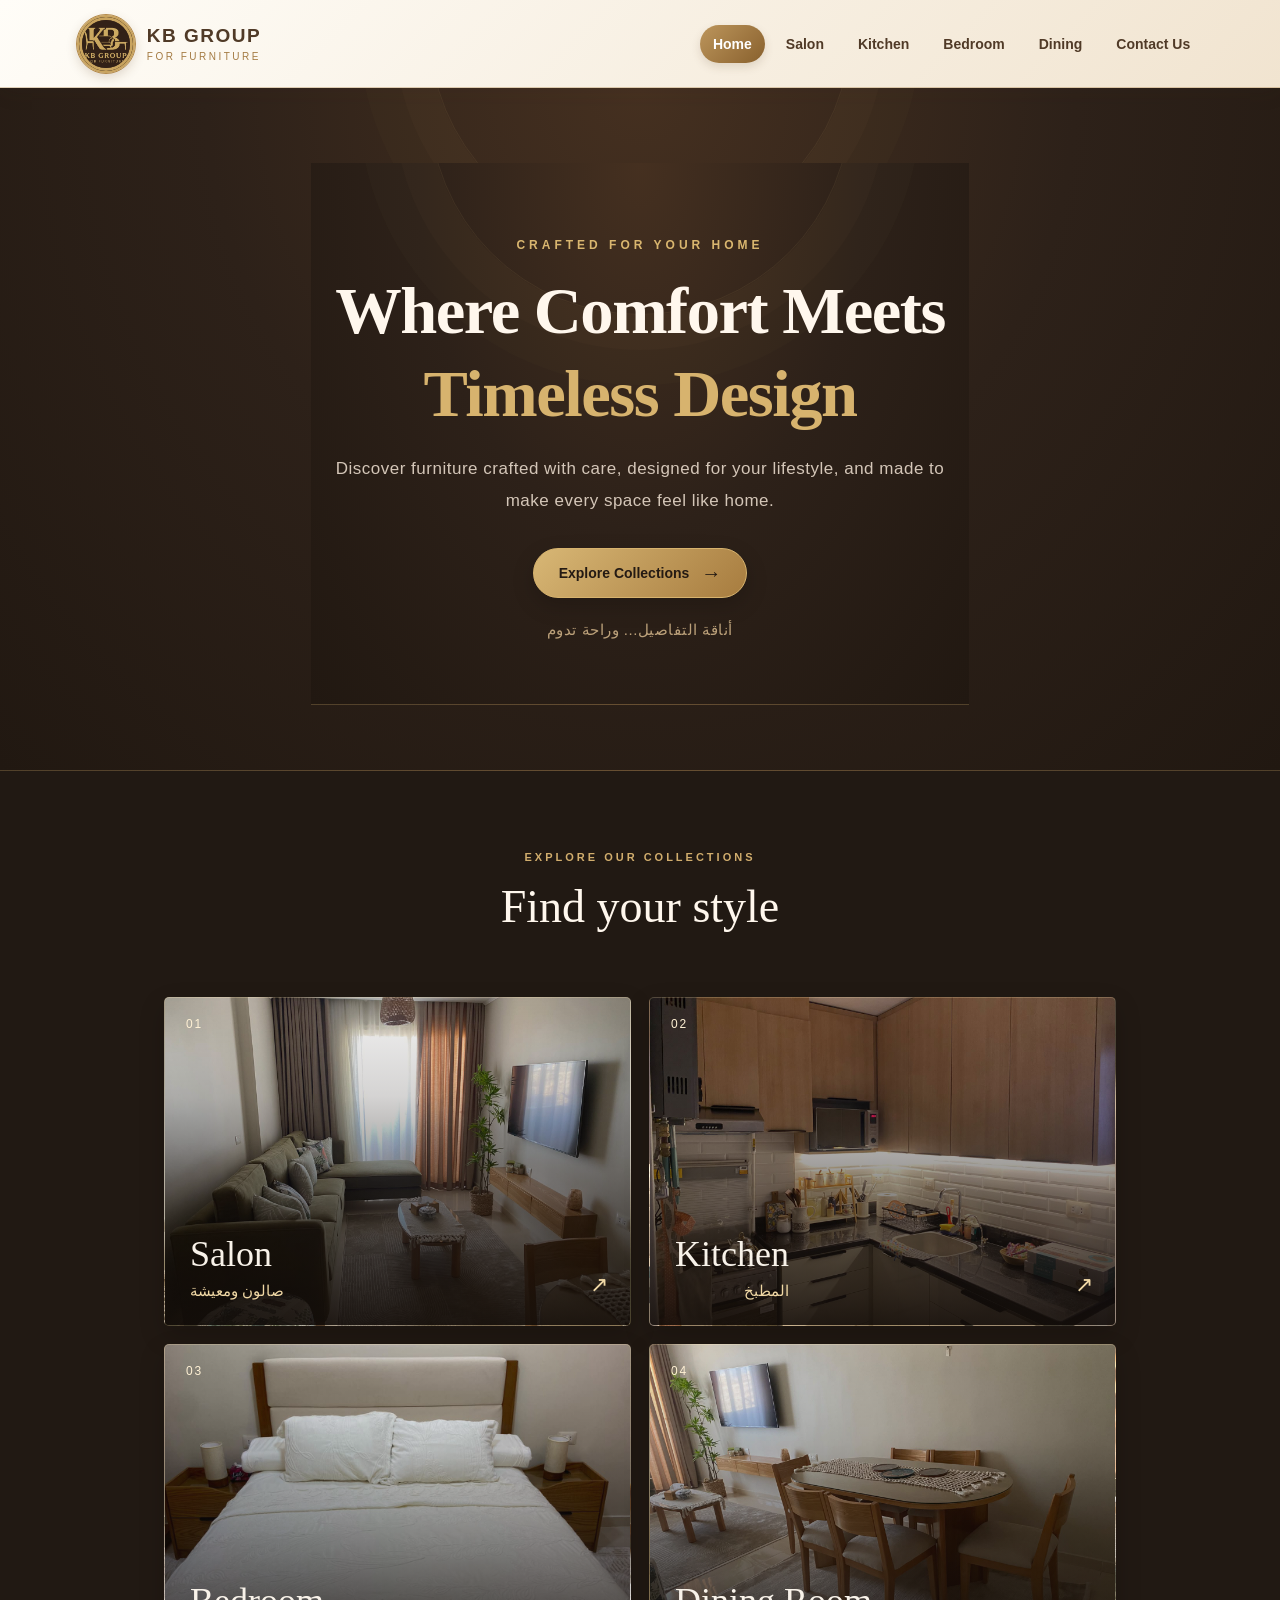
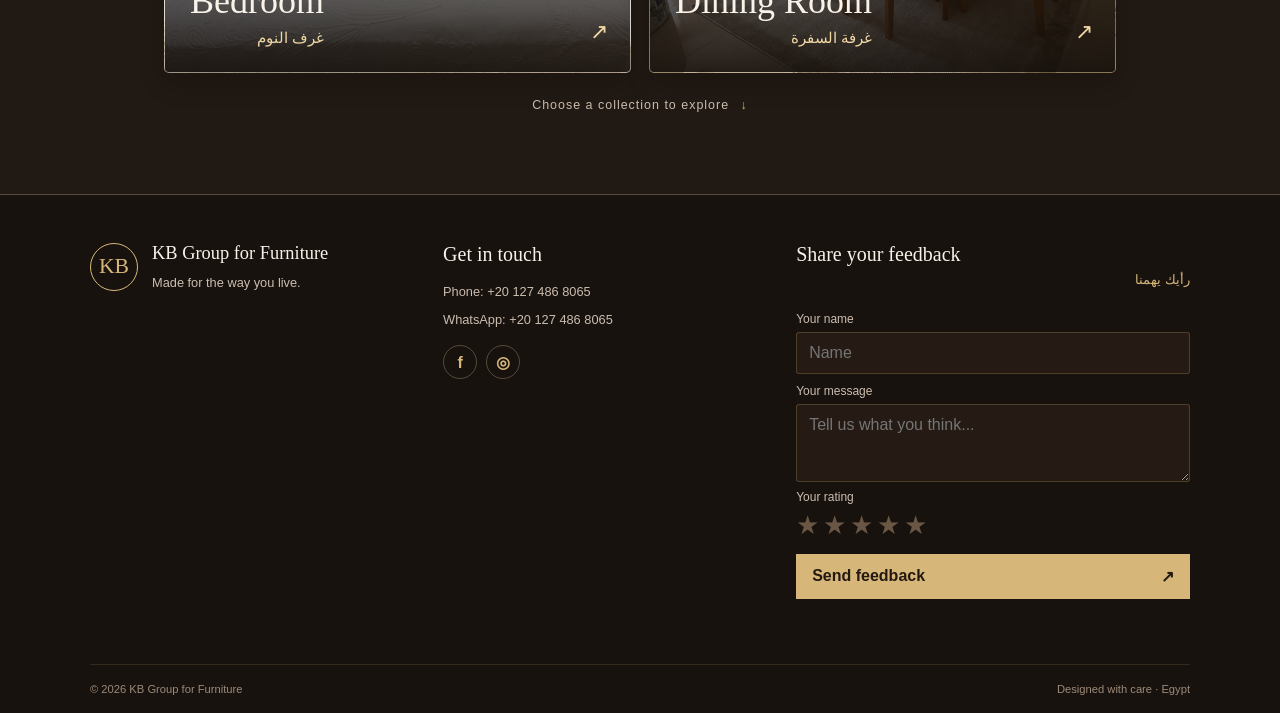
<file: index.html>
<!DOCTYPE html>
<html lang="en">
<head>
  <meta charset="UTF-8">
  <meta name="viewport" content="width=device-width, initial-scale=1.0">
  <meta name="theme-color" content="#2d2119">
  <title>KB Group for Furniture | Home</title> 
<link rel="icon" type="image/jpeg" href="images/kb-logo (2).jpg">
  <link rel="preconnect" href="https://images.unsplash.com">
  <link rel="stylesheet" href="style.css">
  <script src="script.js" defer></script>
</head>
<body class="home-page">
<!-- Navigation Bar -->

<nav class="navbar">


<a href="index.html" class="brand">
  <span class="logo-circle logo-image">
    <img src="images/kb-logo (2).jpg" alt="KB Group for Furniture">
  </span>
  <span class="brand-name">
    <strong>KB GROUP</strong>
    <small>FOR FURNITURE</small>
  </span>
</a>



  <button
    class="menu-toggle"
    type="button"
    aria-label="Open navigation menu"
    aria-expanded="false"
    aria-controls="primary-navigation"
  >
    <span></span>
    <span></span>
    <span></span>
  </button>

  <div class="nav-links" id="primary-navigation">
    <a href="index.html" class="active">Home</a>
    <a href="salon.html" >Salon</a>
    <a href="kitchen.html" >Kitchen</a>
    <a href="bedroom.html" >Bedroom</a>
    <a href="dining.html">Dining</a>
    <a href="index.html#contact">Contact Us</a>
  </div>
</nav>


  <header class="home-hero">
    
<header class="home-hero">
  <div class="hero-content">
    <p class="eyebrow">CRAFTED FOR YOUR HOME</p>

    <h1>
      Where Comfort Meets
      <span>Timeless Design</span>
    </h1>

    <p class="hero-copy">
      Discover furniture crafted with care, designed for your lifestyle,
      and made to make every space feel like home.
    </p>

    <a href="#collections" class="hero-button">
      Explore Collections
      <span aria-hidden="true">→</span>
    </a>

    <p class="hero-arabic" lang="ar" dir="rtl">
      أناقة التفاصيل... وراحة تدوم
    </p>
  </div>
</header>

  </header>

  <main class="home-main" id="collections">
    <div class="section-heading">
      <p class="eyebrow">EXPLORE OUR COLLECTIONS</p>
      <h2>Find your style </h2>
    </div>
    <nav class="category-grid home-category-grid" aria-label="Furniture categories">
      <a class="category-card salon-card" href="salon.html" data-category="salon">
        <span class="category-number">01</span>
        <span class="category-copy"><span class="category-en">Salon</span><span class="category-ar" lang="ar" dir="rtl">صالون ومعيشة</span></span>
        <span class="card-arrow" aria-hidden="true">↗</span>
      </a>
      <a class="category-card kitchen-card" href="kitchen.html" data-category="kitchen">
        <span class="category-number">02</span>
        <span class="category-copy"><span class="category-en">Kitchen</span><span class="category-ar" lang="ar" dir="rtl">المطبخ</span></span>
        <span class="card-arrow" aria-hidden="true">↗</span>
      </a>
      <a class="category-card bedroom-card" href="bedroom.html" data-category="bedroom">
        <span class="category-number">03</span>
        <span class="category-copy"><span class="category-en">Bedroom</span><span class="category-ar" lang="ar" dir="rtl">غرف النوم</span></span>
        <span class="card-arrow" aria-hidden="true">↗</span>
      </a>
      <a class="category-card dining-card" href="dining.html" data-category="dining">
        <span class="category-number">04</span>
        <span class="category-copy"><span class="category-en">Dining Room</span><span class="category-ar" lang="ar" dir="rtl">غرفة السفرة</span></span>
        <span class="card-arrow" aria-hidden="true">↗</span>
      </a>
    </nav>
    <p class="home-hint">Choose a collection to explore <span aria-hidden="true">↓</span></p>
  </main>

  <footer class="site-footer" id="contact">
    <div class="footer-brand">
      <span class="footer-monogram">KB</span>
      <div><strong>KB Group for Furniture</strong><p>Made for the way you live.</p></div>
    </div>
    <div class="footer-contact">
      <h3>Get in touch</h3>
      <a href="tel:+201274868065">Phone: +20 127 486 8065</a>
      <a href="https://wa.me/201274868065" target="_blank" rel="noopener">WhatsApp: +20 127 486 8065</a>
      <div class="social-links">
        <a href="https://www.facebook.com/" aria-label="Facebook" target="_blank" rel="noopener">f</a>
        <a href="https://www.instagram.com/" aria-label="Instagram" target="_blank" rel="noopener">◎</a>
      </div>
      <small class="edit-note"></small>
    </div>
    <form class="feedback-form" id="feedbackForm">
      <h3>Share your feedback <span lang="ar" dir="rtl">رأيك يهمنا</span></h3>
      <label for="feedbackName">Your name</label>
      <input id="feedbackName" name="name" type="text" placeholder="Name" required maxlength="80">
      <label for="feedbackMessage">Your message</label>
      <textarea id="feedbackMessage" name="message" placeholder="Tell us what you think..." rows="3" required maxlength="1000"></textarea>
      <fieldset class="rating-field">
        <legend>Your rating</legend>
        <div class="star-rating" role="radiogroup" aria-label="Star rating">
          <input type="radio" id="star5" name="rating" value="5" required><label for="star5" title="5 stars">★</label>
          <input type="radio" id="star4" name="rating" value="4"><label for="star4" title="4 stars">★</label>
          <input type="radio" id="star3" name="rating" value="3"><label for="star3" title="3 stars">★</label>
          <input type="radio" id="star2" name="rating" value="2"><label for="star2" title="2 stars">★</label>
          <input type="radio" id="star1" name="rating" value="1"><label for="star1" title="1 star">★</label>
        </div>
      </fieldset>
      <button class="submit-button" type="submit">Send feedback <span aria-hidden="true">↗</span></button>
      <p class="form-note" id="feedbackStatus" aria-live="polite"></p>
    </form>
    <div class="footer-bottom"><span>© <span id="year"></span> KB Group for Furniture</span><span>Designed with care · Egypt</span></div>
  </footer>
</body>
</html>
</file>
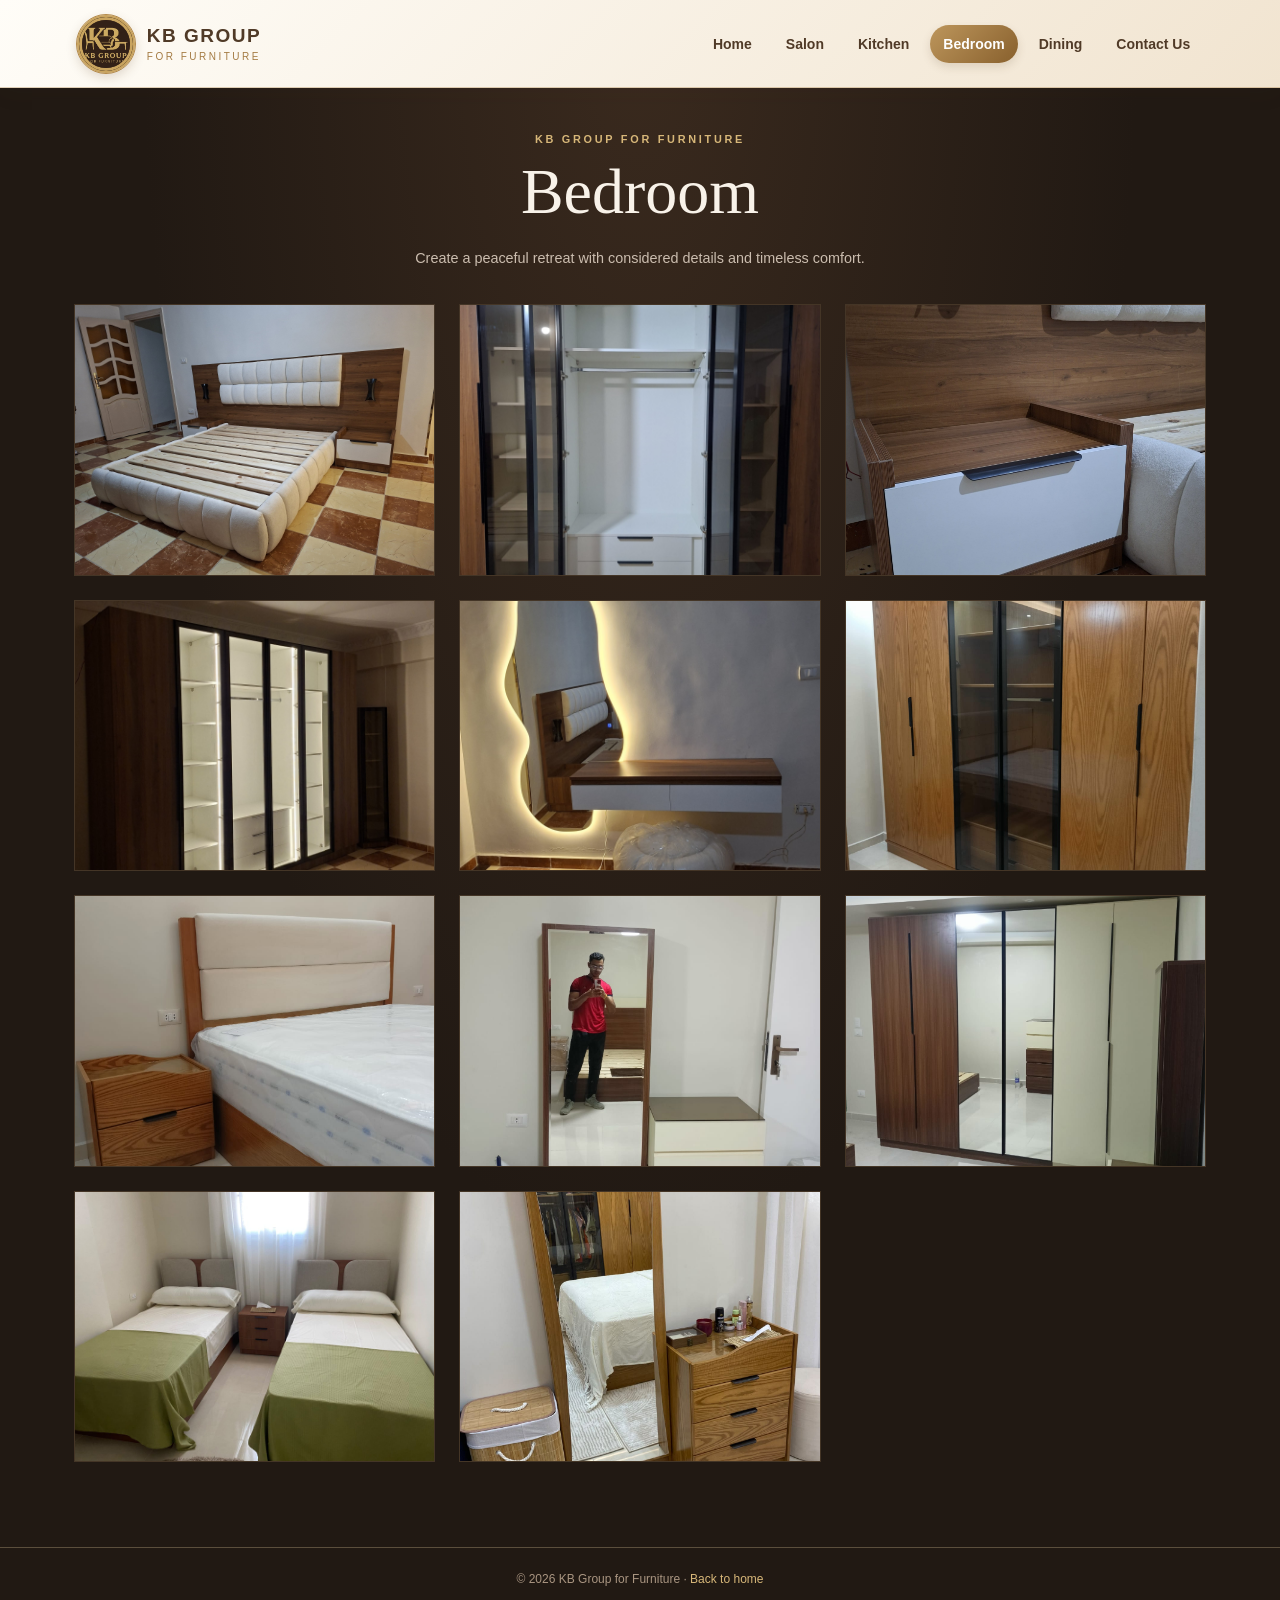
<file: bedroom.html>
<!DOCTYPE html>
<html lang="en">
<head>
  <meta charset="UTF-8">
  <meta name="viewport" content="width=device-width, initial-scale=1.0">
  <meta name="theme-color" content="#2d2119">
  <title>Bedroom | KB Group for Furniture</title>
  <link rel="icon" type="image/jpeg" href="images/kb-logo (2).jpg">
  <link rel="preconnect" href="https://images.unsplash.com">
  <link rel="stylesheet" href="style.css">
  <script src="script.js" defer></script>
</head>
<body class="category-page" data-category="bedroom">

<nav class="navbar">
  <a href="index.html" class="brand">
  <span class="logo-circle logo-image">
    <img src="images/kb-logo (2).jpg" alt="KB Group for Furniture">
  </span>
  <span class="brand-name">
    <strong>KB GROUP</strong>
    <small>FOR FURNITURE</small>
  </span>
</a>

  <button
    class="menu-toggle"
    type="button"
    aria-label="Open navigation menu"
    aria-expanded="false"
    aria-controls="primary-navigation"
  >
    <span></span>
    <span></span>
    <span></span>
  </button>

  <div class="nav-links" id="primary-navigation">
    <a href="index.html" >Home</a>
    <a href="salon.html" >Salon</a>
    <a href="kitchen.html" >Kitchen</a>
    <a href="bedroom.html" class="active">Bedroom</a>
    <a href="dining.html" >Dining</a>
    <a href="index.html#contact" >Contact Us</a>
  </div>
</nav>

  <main>
    <section class="category-intro">
      <p class="eyebrow">KB GROUP FOR FURNITURE</p>
      <h1 data-category-title>Bedroom<span data-category-arabic>غرف النوم</span></h1>
      <p data-category-intro>Discover furniture made for your home.</p>
    </section>
    <section class="gallery-wrap" aria-label="Bedroom furniture collection">
      <div class="furniture-gallery" data-gallery></div>
    </section>
  </main>
  <footer class="category-footer">© <span id="year"></span> KB Group for Furniture · <a href="index.html">Back to home</a></footer>
</body>
</html>
</file>
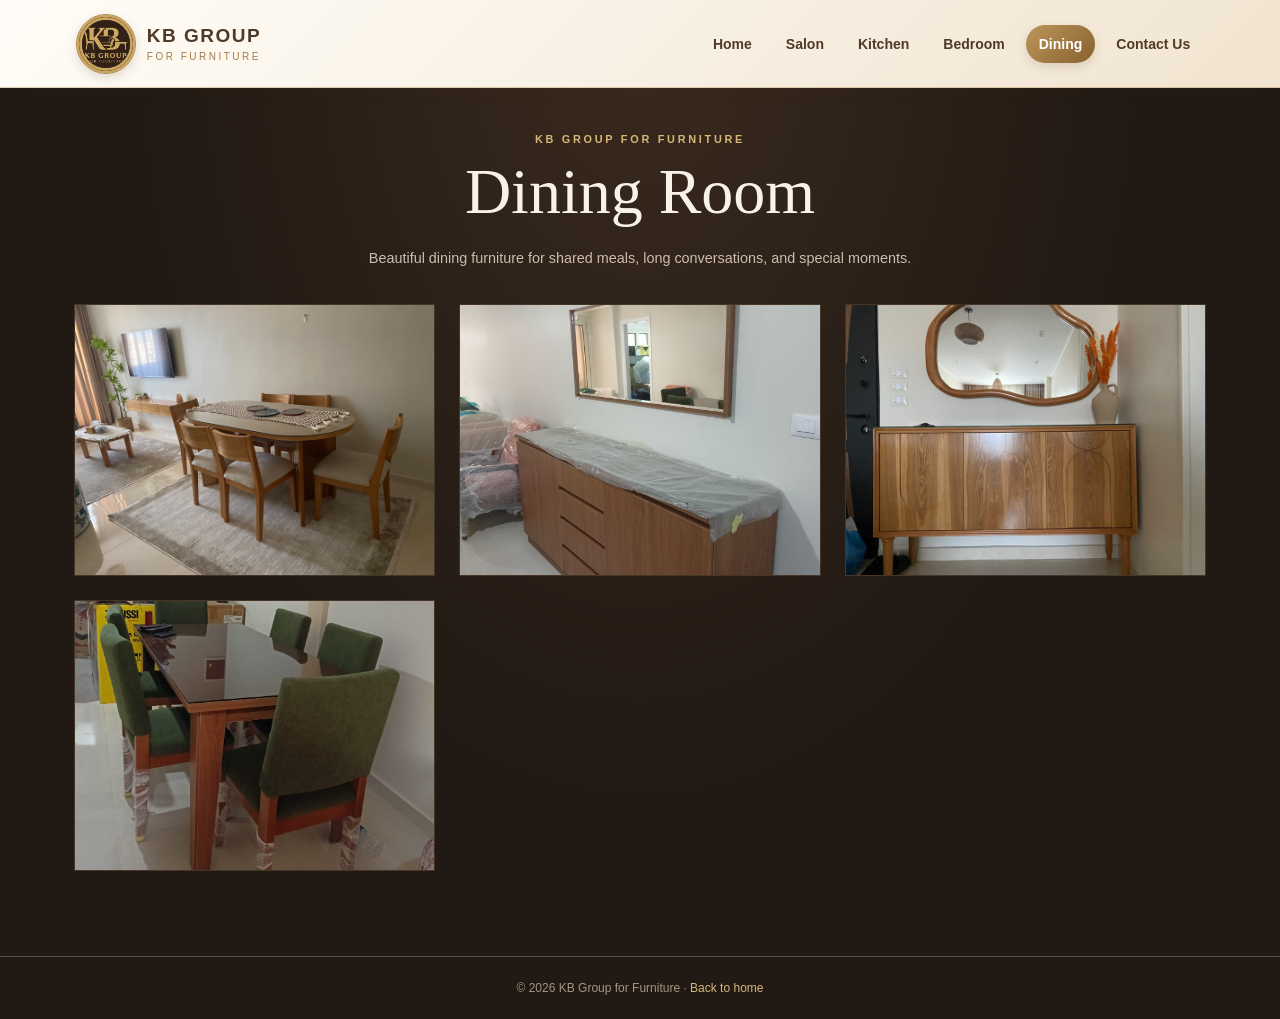
<file: dining.html>
<!DOCTYPE html>
<html lang="en">
<head>
  <meta charset="UTF-8">
  <meta name="viewport" content="width=device-width, initial-scale=1.0">
  <meta name="theme-color" content="#2d2119">
  <title>Dining Room | KB Group for Furniture</title>
  <link rel="icon" type="image/jpeg" href="images/kb-logo (2).jpg">
  <link rel="preconnect" href="https://images.unsplash.com">
  <link rel="stylesheet" href="style.css">
  <script src="script.js" defer></script>
</head>
<body class="category-page" data-category="dining">

<nav class="navbar">
  <a href="index.html" class="brand">
  <span class="logo-circle logo-image">
    <img src="images/kb-logo (2).jpg" alt="KB Group for Furniture">
  </span>
  <span class="brand-name">
    <strong>KB GROUP</strong>
    <small>FOR FURNITURE</small>
  </span>
</a>

  <button
    class="menu-toggle"
    type="button"
    aria-label="Open navigation menu"
    aria-expanded="false"
    aria-controls="primary-navigation"
  >
    <span></span>
    <span></span>
    <span></span>
  </button>



  <div class="nav-links" id="primary-navigation">
    <a href="index.html" >Home</a>
    <a href="salon.html" >Salon</a>
    <a href="kitchen.html" >Kitchen</a>
    <a href="bedroom.html" >Bedroom</a>
    <a href="dining.html" class="active">Dining</a>
    <a href="index.html#contact" >Contact Us</a>
  </div>
</nav>

  <main>
    <section class="category-intro">
      <p class="eyebrow">KB GROUP FOR FURNITURE</p>
      <h1 data-category-title>Dining Room<span data-category-arabic>غرفة السفرة</span></h1>
      <p data-category-intro>Discover furniture made for your home.</p>
    </section>
    <section class="gallery-wrap" aria-label="Dining Room furniture collection">
      <div class="furniture-gallery" data-gallery></div>
    </section>  
  </main>
  <footer class="category-footer">© <span id="year"></span> KB Group for Furniture · <a href="index.html">Back to home</a></footer>
</body>
</html>
</file>
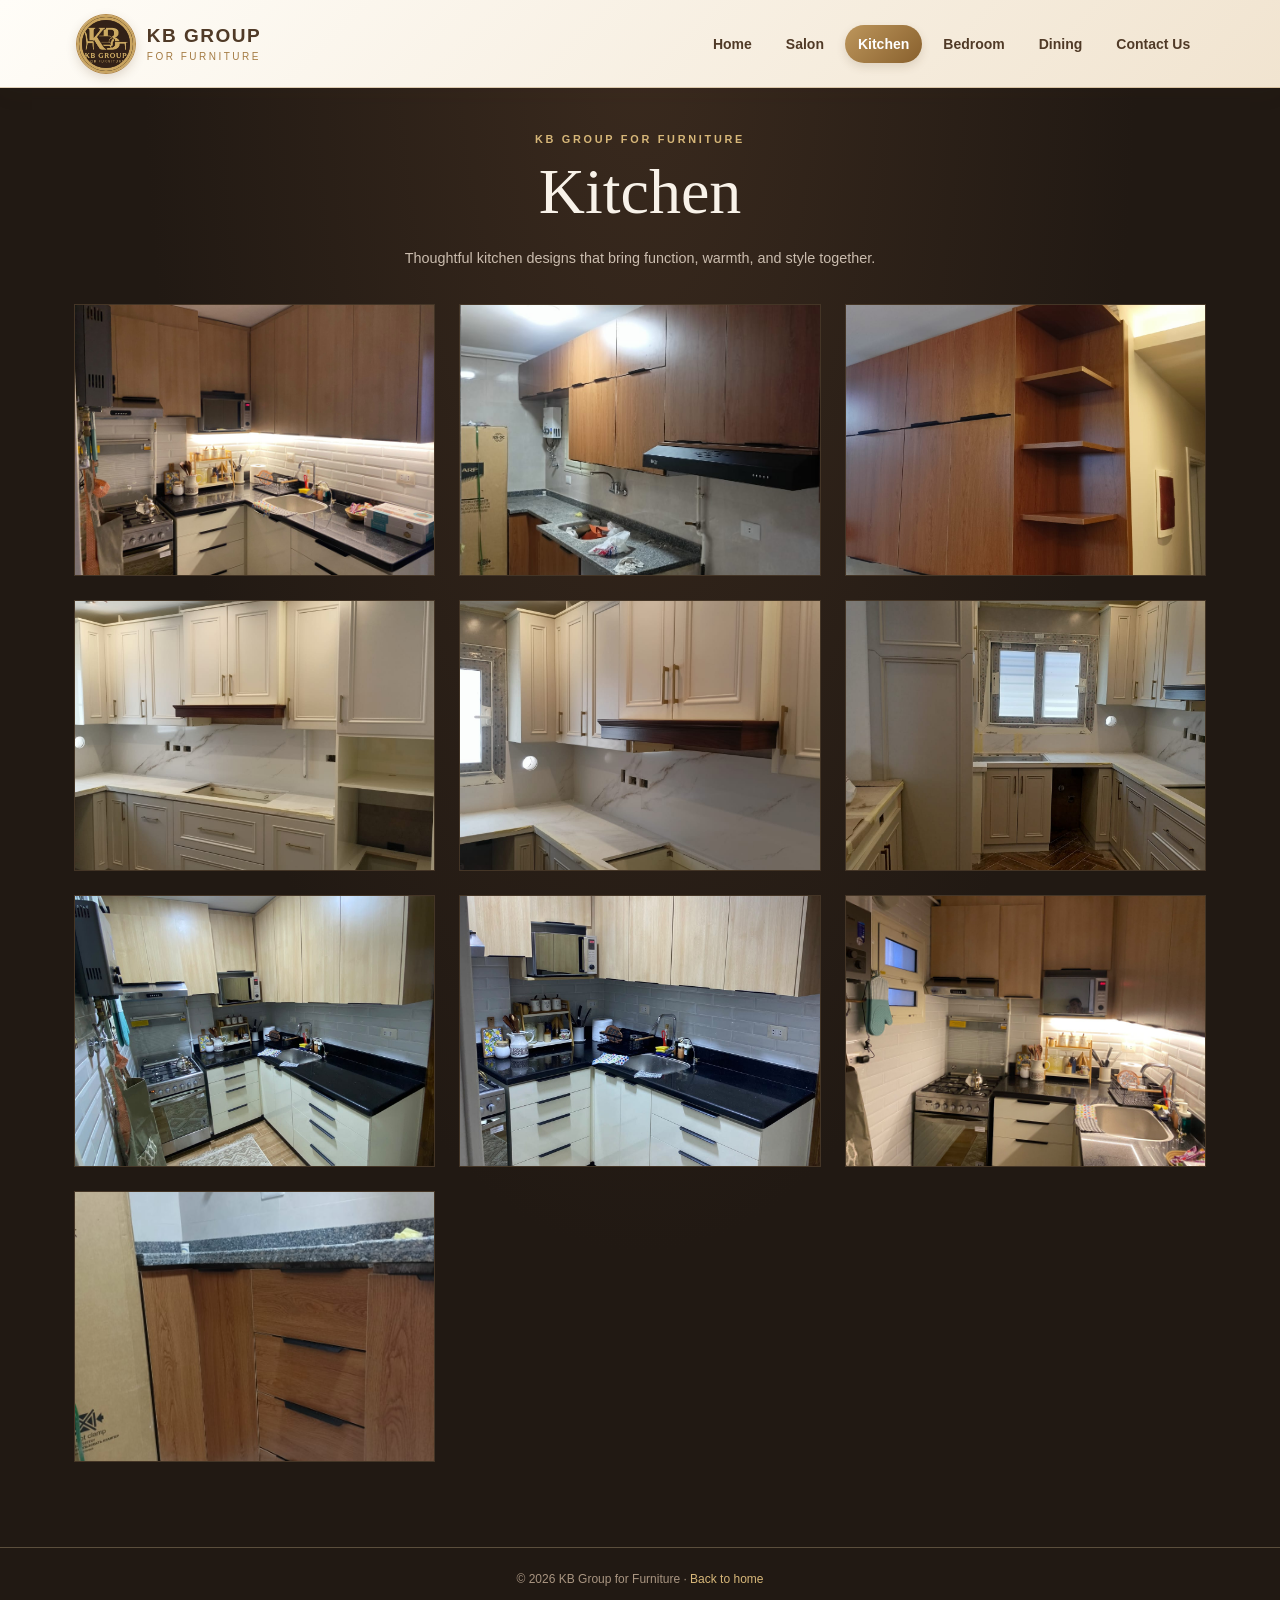
<file: kitchen.html>
<!DOCTYPE html>
<html lang="en">
<head>
  <meta charset="UTF-8">
  <meta name="viewport" content="width=device-width, initial-scale=1.0">
  <meta name="theme-color" content="#2d2119">
  <title>Kitchen | KB Group for Furniture</title>
  <link rel="icon" type="image/jpeg" href="images/kb-logo (2).jpg">
  <link rel="preconnect" href="https://images.unsplash.com">
  <link rel="stylesheet" href="style.css">
  <script src="script.js" defer></script>
</head>
<body class="category-page" data-category="kitchen">

<nav class="navbar">
 <a href="index.html" class="brand">
  <span class="logo-circle logo-image">
    <img src="images/kb-logo (2).jpg" alt="KB Group for Furniture">
  </span>
  <span class="brand-name">
    <strong>KB GROUP</strong>
    <small>FOR FURNITURE</small>
  </span>
</a>

  <button
    class="menu-toggle"
    type="button"
    aria-label="Open navigation menu"
    aria-expanded="false"
    aria-controls="primary-navigation"
  >
    <span></span>
    <span></span>
    <span></span>
  </button>


  <div class="nav-links" id="primary-navigation">
    <a href="index.html" >Home</a>
    <a href="salon.html" >Salon</a>
    <a href="kitchen.html" class="active">Kitchen</a>
    <a href="bedroom.html" >Bedroom</a>
    <a href="dining.html" >Dining</a>
    <a href="index.html#contact" >Contact Us</a>
  </div>
</nav>

 
  <main>
    <section class="category-intro">
      <p class="eyebrow">KB GROUP FOR FURNITURE</p>
      <h1 data-category-title>Kitchen<span data-category-arabic>المطبخ</span></h1>
      <p data-category-intro>Discover furniture made for your home.</p>
    </section>
    <section class="gallery-wrap" aria-label="Kitchen furniture collection">
      <div class="furniture-gallery" data-gallery></div>
    </section>  
  </main>
  <footer class="category-footer">© <span id="year"></span> KB Group for Furniture · <a href="index.html">Back to home</a></footer> 
 
</body>
</html>
</file>
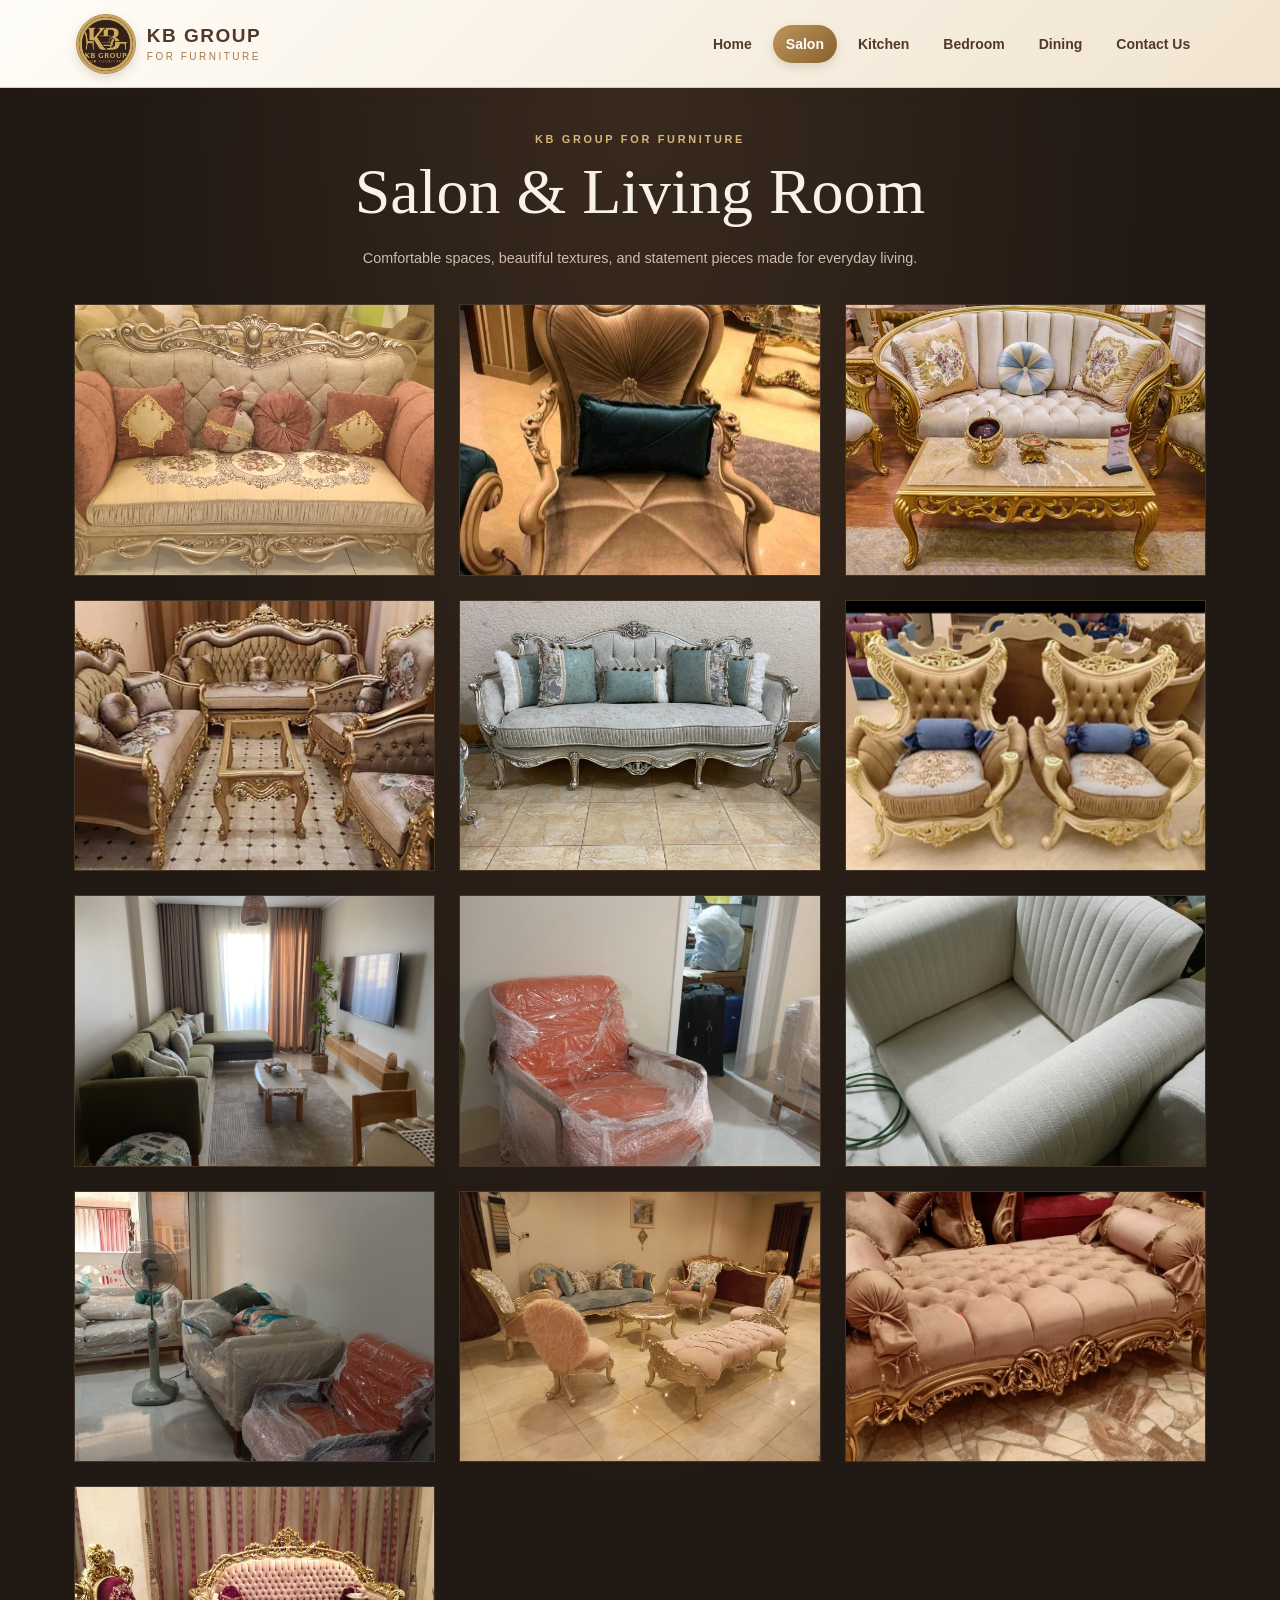
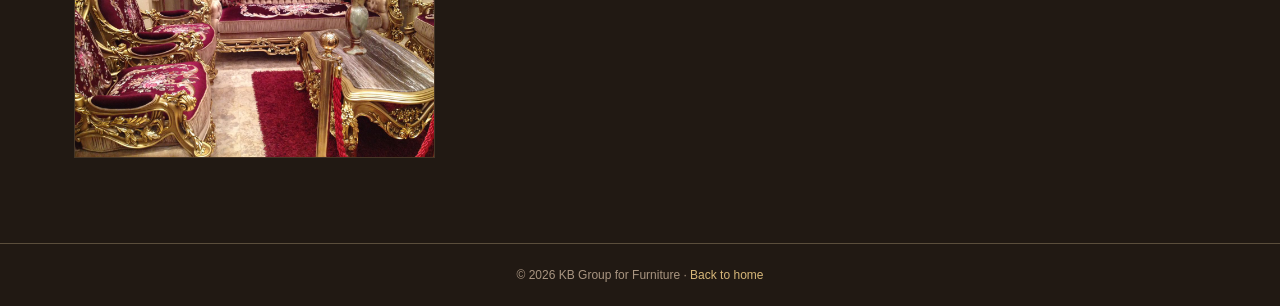
<file: salon.html>
<!DOCTYPE html>
<html lang="en">
<head>
  <meta charset="UTF-8">
  <meta name="viewport" content="width=device-width, initial-scale=1.0">
  <meta name="theme-color" content="#2d2119">
  <title>Salon & Living Room | KB Group for Furniture</title>
  <link rel="icon" type="image/jpeg" href="images/kb-logo (2).jpg">
  <link rel="preconnect" href="https://images.unsplash.com">
  <link rel="stylesheet" href="style.css">
  <script src="script.js" defer></script>
</head>
<body class="category-page" data-category="salon">

<nav class="navbar">
<a href="index.html" class="brand">
  <span class="logo-circle logo-image">
    <img src="images/kb-logo (2).jpg" alt="KB Group for Furniture">
  </span>
  <span class="brand-name">
    <strong>KB GROUP</strong>
    <small>FOR FURNITURE</small>
  </span>
</a>

  <button
    class="menu-toggle"
    type="button"
    aria-label="Open navigation menu"
    aria-expanded="false"
    aria-controls="primary-navigation"
  >
    <span></span>
    <span></span>
    <span></span>
  </button>


  <div class="nav-links" id="primary-navigation">
    <a href="index.html" >Home</a>
    <a href="salon.html" class="active">Salon</a>
    <a href="kitchen.html" >Kitchen</a>
    <a href="bedroom.html" >Bedroom</a>
    <a href="dining.html" >Dining</a>
    <a href="index.html#contact" >Contact Us</a>
  </div>
</nav>


  <main>
    <section class="category-intro">
      <p class="eyebrow">KB GROUP FOR FURNITURE</p>
      <h1 data-category-title>Salon & Living Room<span data-category-arabic>الصالون وغرفة المعيشة</span></h1>
      <p data-category-intro>Discover furniture made for your home.</p>
    </section>
    <section class="gallery-wrap" aria-label="Salon & Living Room furniture collection">
      <div class="furniture-gallery" data-gallery></div>
    </section> 
  </main>
  <footer class="category-footer">© <span id="year"></span> KB Group for Furniture · <a href="index.html">Back to home</a></footer>
</body>
</html>
</file>
<file: style.css>
:root {
  --ink: #f8f2e9;
  --muted: #cbbdaf;
  --dark: #211913;
  --dark-2: #30231b;
  --wood: #78543a;
  --gold: #d7b779;
  --gold-light: #f0d8a5;
  --line: rgba(240, 216, 165, .28);
  --serif: Georgia, "Times New Roman", serif;
  --sans: Inter, "Segoe UI", Arial, sans-serif;
}
* { box-sizing: border-box; }
html { scroll-behavior: smooth; }
body { margin: 0; color: var(--ink); background: var(--dark); font-family: var(--sans); }
a { color: inherit; }
button, input, textarea { font: inherit; }
.home-hero { padding: 48px 20px 30px; text-align: center; position: relative; }
.brand-mark { width: 154px; height: 154px; margin: 0 auto 25px; border: 1px solid var(--gold); border-radius: 50%; display: grid; place-items: center; text-decoration: none; position: relative; background: radial-gradient(circle at 35% 25%, #61442e, #2c2018 68%); box-shadow: 0 0 0 8px rgba(215,183,121,.05), 0 0 36px rgba(215,183,121,.16), inset 0 0 24px rgba(215,183,121,.12); transition: all .4s ease; }
.brand-mark:hover { transform: rotate(-4deg) scale(1.03); box-shadow: 0 0 0 10px rgba(215,183,121,.07), 0 0 48px rgba(215,183,121,.25); }
.brand-initials { font-family: var(--serif); font-size: 4rem; letter-spacing: -.09em; padding-right: .09em; color: var(--gold-light); }
.brand-ring { position: absolute; inset: 9px; border: 1px solid rgba(215,183,121,.4); border-radius: 50%; }
.eyebrow { color: var(--gold); font-size: .68rem; font-weight: 700; letter-spacing: .25em; margin: 0 0 12px; }
.home-hero h1 { font-family: var(--serif); font-weight: 400; font-size: clamp(2.2rem, 5vw, 4rem); margin: 0; letter-spacing: -.035em; }
.home-hero h1 span { color: var(--gold); }
.hero-copy { color: var(--muted); margin: 14px 0 0; font-size: .98rem; letter-spacing: .03em; }
.home-main { max-width: 1000px; margin: 35px auto 82px; padding: 0 24px; }
.section-heading { text-align: center; margin-bottom: 28px; }
.section-heading h2 { margin: 0; font: 400 clamp(1.5rem, 3vw, 2.2rem) var(--serif); }
.section-heading h2 span { color: var(--gold); font: 500 1rem var(--sans); display: inline-block; margin-left: 10px; }
.category-grid { display: grid; grid-template-columns: repeat(2, minmax(0, 1fr)); gap: 18px; }
.category-card { min-height: 245px; aspect-ratio: 1.42 / 1; position: relative; overflow: hidden; border: 1px solid rgba(240,216,165,.23); border-radius: 5px; display: flex; align-items: flex-end; padding: 25px; text-decoration: none; isolation: isolate; background-color: #59402e; background-size: cover; background-position: center; transition: all .4s ease; box-shadow: 0 10px 26px rgba(0,0,0,.18); }
.category-card::before { content: ""; position: absolute; inset: 0; z-index: -1; background: linear-gradient(180deg, rgba(20,14,10,.05) 0%, rgba(20,14,10,.18) 30%, rgba(20,14,10,.9) 100%); transition: all .4s ease; }
.category-card::after { content: ""; position: absolute; inset: 0; border: 1px solid transparent; transition: all .4s ease; pointer-events: none; }
.category-card:hover, .category-card:focus-visible { transform: translateY(-7px) scale(1.025); border-color: var(--gold); box-shadow: 0 18px 42px rgba(0,0,0,.38), 0 0 22px rgba(215,183,121,.14); outline: none; }
.category-card:hover::before { background: linear-gradient(180deg, rgba(20,14,10,.08), rgba(20,14,10,.78)); }
.category-card:hover::after { inset: 9px; border-color: rgba(240,216,165,.7); }
.salon-card { background-image: url("images/salon-work-1.jpeg.jpeg"); }
.kitchen-card { background-image: url("images/kitchen-work-1.jpeg.jpeg"); }
.bedroom-card { background-image: url("images/bedroom-work-1.jpeg.jpeg"); }
.dining-card { background-image: url("images/dining-work-1.jpeg.jpeg"); }
.category-number { position: absolute; top: 19px; left: 21px; font-size: .75rem; letter-spacing: .15em; color: #fff1d5; }
.category-copy { display: flex; flex-direction: column; gap: 7px; position: relative; z-index: 1; transition: all .4s ease; }
.category-en { font: 400 clamp(1.6rem, 3vw, 2.25rem) var(--serif); }
.category-ar { color: var(--gold-light); font-size: .95rem; }
.card-arrow { position: absolute; right: 22px; bottom: 27px; font-size: 1.4rem; color: var(--gold-light); transition: all .4s ease; }
.category-card:hover .card-arrow { transform: translate(4px,-4px); }
.home-hint { text-align: center; color: var(--muted); font-size: .78rem; letter-spacing: .08em; margin-top: 25px; }
.home-hint span { color: var(--gold); padding-left: 7px; }
.site-footer { background: #18120e; border-top: 1px solid var(--line); padding: 48px max(24px, calc((100% - 1100px) / 2)) 18px; display: grid; grid-template-columns: 1fr 1fr 1.25fr; gap: 38px; }
.footer-brand { display: flex; align-items: flex-start; gap: 14px; }
.footer-monogram { display: grid; place-items: center; width: 48px; height: 48px; border: 1px solid var(--gold); border-radius: 50%; color: var(--gold); font: 1.35rem var(--serif); flex-shrink: 0; }
.footer-brand strong { font: 1.15rem var(--serif); }
.footer-brand p, .footer-contact a, .edit-note { color: var(--muted); font-size: .8rem; line-height: 1.7; }
.footer-brand p { margin: 8px 0; }
.footer-contact h3, .feedback-form h3 { margin: 0 0 15px; font: 1.25rem var(--serif); }
.footer-contact > a { display: block; text-decoration: none; margin: 6px 0; }
.footer-contact > a:hover { color: var(--gold-light); }
.social-links { display: flex; gap: 9px; margin-top: 15px; }
.social-links a { width: 34px; height: 34px; border: 1px solid var(--line); border-radius: 50%; display: grid; place-items: center; color: var(--gold); text-decoration: none; font-weight: 700; font-size: 1rem; transition: all .3s ease; }
.social-links a:hover { background: var(--gold); color: var(--dark); }
.edit-note { display: block; margin-top: 12px; font-size: .68rem; }
.feedback-form { display: flex; flex-direction: column; }
.feedback-form h3 span { display: block; color: var(--gold); font: .8rem var(--sans); margin-top: 6px; }
.feedback-form label, .rating-field legend { font-size: .75rem; color: var(--muted); margin: 10px 0 6px; }
.feedback-form input[type="text"], .feedback-form textarea { width: 100%; color: var(--ink); background: #251b14; border: 1px solid rgba(215,183,121,.23); border-radius: 3px; padding: 11px 12px; outline: none; resize: vertical; transition: all .3s ease; }
.feedback-form input:focus, .feedback-form textarea:focus { border-color: var(--gold); box-shadow: 0 0 0 3px rgba(215,183,121,.08); }
.rating-field { border: 0; padding: 0; margin: 8px 0 14px; }
.rating-field legend { padding: 0; }
.star-rating { display: flex; flex-direction: row-reverse; justify-content: flex-end; gap: 4px; }
.star-rating input { position: absolute; opacity: 0; pointer-events: none; }
.star-rating label { margin: 0; color: #695644; cursor: pointer; font-size: 1.6rem; transition: all .2s ease; }
.star-rating label:hover, .star-rating label:hover ~ label, .star-rating input:checked ~ label { color: var(--gold); }
.submit-button { border: 1px solid var(--gold); background: var(--gold); color: #241910; padding: 12px 15px; cursor: pointer; text-align: left; font-weight: 700; transition: all .3s ease; }
.submit-button span { float: right; }
.submit-button:hover { background: var(--gold-light); transform: translateY(-2px); }
.form-note { color: #a99581; font-size: .7rem; line-height: 1.5; }
.footer-bottom { grid-column: 1 / -1; display: flex; justify-content: space-between; gap: 15px; border-top: 1px solid rgba(215,183,121,.15); padding-top: 18px; margin-top: 5px; color: #9d8a79; font-size: .7rem; }

/* Category pages */
.category-page { min-height: 100vh; background: radial-gradient(ellipse at top, #3a2a1e 0%, var(--dark) 55%); }
.category-header { padding: 22px 20px 0; }
.category-nav { max-width: 660px; margin: 0 auto; display: flex; justify-content: center; gap: clamp(12px, 4vw, 35px); align-items: flex-start; }
.nav-circle { display: flex; flex-direction: column; align-items: center; gap: 8px; text-decoration: none; color: #b6a18b; font-size: .72rem; transition: all .4s ease; }
.nav-circle .nav-icon { width: 72px; height: 72px; border-radius: 50%; display: grid; place-items: center; border: 1px solid rgba(215,183,121,.4); background: linear-gradient(145deg, #60432d, #2b2018); color: var(--gold-light); font: 1.45rem var(--serif); box-shadow: inset 0 0 12px rgba(215,183,121,.07); transition: all .4s ease; }
.nav-circle:hover { color: var(--gold-light); transform: translateY(-4px); }
.nav-circle:hover .nav-icon, .nav-circle.active .nav-icon { border-color: var(--gold-light); box-shadow: 0 0 0 5px rgba(215,183,121,.08), 0 0 25px rgba(215,183,121,.2); transform: scale(1.05); }
.nav-circle.active { color: var(--gold-light); }
.nav-circle.active .nav-icon { background: linear-gradient(145deg, #98724b, #49301f); }
.category-intro { text-align: center; padding: 45px 20px 34px; }
.category-intro .eyebrow { margin-bottom: 10px; }
.category-intro h1 { font: 400 clamp(2.4rem, 5vw, 4rem) var(--serif); margin: 0; }
.category-intro h1 span { display: block; font: 1rem var(--sans); color: var(--gold); margin-top: 10px; }
.category-intro p:last-child { color: var(--muted); max-width: 570px; margin: 17px auto 0; line-height: 1.7; font-size: .9rem; }
.gallery-wrap { max-width: 1180px; margin: 0 auto; padding: 0 24px 85px; }
.furniture-gallery { display: grid; grid-template-columns: repeat(3, minmax(0, 1fr)); gap: 24px; }
.furniture-item { background: #2a1f17; border: 1px solid rgba(215,183,121,.15); overflow: hidden; transition: all .4s ease; }
.furniture-item:hover { transform: translateY(-6px); border-color: rgba(215,183,121,.55); box-shadow: 0 18px 35px rgba(0,0,0,.24); }
.furniture-image-wrap { aspect-ratio: 4 / 3; overflow: hidden; background: #473325; }
.furniture-image-wrap img { display: block; width: 100%; height: 100%; object-fit: cover; transition: all .6s ease; }
.furniture-item:hover img { transform: scale(1.06); }
.furniture-item-copy { padding: 20px 20px 22px; }
.furniture-item-copy h2 { font: 400 1.35rem var(--serif); margin: 0 0 9px; color: var(--gold-light); }
.furniture-item-copy p { color: var(--muted); line-height: 1.65; font-size: .85rem; margin: 0; }
.item-number { color: #9c7c56; letter-spacing: .18em; font-size: .65rem; margin-bottom: 10px; display: block; }
.category-footer { border-top: 1px solid var(--line); padding: 24px; text-align: center; color: #a99581; font-size: .75rem; }
.category-footer a { color: var(--gold); text-decoration: none; }
@media (max-width: 850px) { .site-footer { grid-template-columns: 1fr 1fr; } .feedback-form { grid-column: 1 / -1; max-width: 600px; } .furniture-gallery { grid-template-columns: repeat(2, minmax(0,1fr)); } }
@media (max-width: 560px) {
  .home-hero { padding-top: 34px; }
  .brand-mark { width: 126px; height: 126px; }
  .brand-initials { font-size: 3.3rem; }
  .home-main { margin-top: 26px; padding: 0 14px; }
  .category-grid { gap: 10px; }
  .category-card { min-height: 190px; padding: 14px; aspect-ratio: .88 / 1; }
  .category-number { top: 12px; left: 13px; }
  .category-en { font-size: 1.3rem; }
  .category-ar { font-size: .78rem; }
  .card-arrow { right: 13px; bottom: 15px; }
  .section-heading h2 span { display: block; margin: 9px 0 0; }
  .site-footer { grid-template-columns: 1fr; gap: 28px; padding-top: 34px; }
  .feedback-form { grid-column: auto; }
  .footer-bottom { flex-direction: column; }
  .category-header { padding-top: 17px; }
  .category-nav { gap: 8px; }
  .nav-circle { font-size: .62rem; gap: 6px; }
  .nav-circle .nav-icon { width: 56px; height: 56px; font-size: 1.1rem; }
  .category-intro { padding: 35px 18px 28px; }
  .gallery-wrap { padding: 0 14px 55px; }
  .furniture-gallery { grid-template-columns: 1fr; gap: 16px; }
  .furniture-item-copy { padding: 17px; }
}
@media (prefers-reduced-motion: reduce) { *, *::before, *::after { scroll-behavior: auto !important; transition-duration: .01ms !important; animation-duration: .01ms !important; } }

/* Homepage cards transform into the small category navigation before opening a page. */
.home-hero.logo-fading .brand-mark { opacity: 0; transform: scale(.55); }
.home-hero.logo-fading .eyebrow, .home-hero.logo-fading h1, .home-hero.logo-fading .hero-copy { opacity: 0; transition: all .35s ease; }
.home-category-grid.is-transitioning { gap: 12px; }
.home-category-grid .category-card.nav-transform { min-height: 0; aspect-ratio: 1; padding: 0; border-radius: 50%; animation: circle-arrive .72s cubic-bezier(.2,.8,.2,1) both; animation-delay: calc(var(--nav-index) * 45ms); }
.home-category-grid .category-card.nav-transform::before { background: rgba(38,27,19,.42); }
.home-category-grid .category-card.nav-transform .category-copy { align-items: center; justify-content: center; width: 100%; height: 100%; text-align: center; padding: 8px; }
.home-category-grid .category-card.nav-transform .category-en { font-size: clamp(.65rem, 1.6vw, .9rem); }
.home-category-grid .category-card.nav-transform .category-ar, .home-category-grid .category-card.nav-transform .category-number, .home-category-grid .category-card.nav-transform .card-arrow { display: none; }
.home-category-grid .category-card.nav-transform.selected { border-color: var(--gold-light); box-shadow: 0 0 0 5px rgba(215,183,121,.12), 0 0 35px rgba(215,183,121,.3); }
@keyframes circle-arrive { from { border-radius: 5px; transform: translateY(0) scale(1); } to { border-radius: 50%; transform: translateY(-10px) scale(.82); } }
@media (max-width: 560px) {
  .home-category-grid.is-transitioning { gap: 7px; }
  .home-category-grid .category-card.nav-transform { padding: 0; }
  .home-category-grid .category-card.nav-transform .category-en { font-size: .58rem; }
}

/* ===== KB Group Navigation Bar ===== */

.navbar {
  width: 100%;
  min-height: 88px;
  padding: 14px 6%;
  display: flex;
  align-items: center;
  justify-content: space-between;
  gap: 24px;
  background: linear-gradient(135deg, #fffdf8, #f1e4d0);
  border-bottom: 1px solid rgba(166, 124, 65, 0.35);
  box-shadow: 0 5px 20px rgba(65, 45, 25, 0.08);
  position: relative;
  z-index: 100;
  box-sizing: border-box;
}

/* Logo and brand name */
.brand {
  display: flex;
  align-items: center;
  gap: 12px;
  text-decoration: none;
  flex-shrink: 0;
}

.logo-circle {
  width: 58px;
  height: 58px;
  border-radius: 50%;
  display: flex;
  align-items: center;
  justify-content: center;
  color: #fff8e9;
  font-family: Georgia, serif;
  font-size: 23px;
  font-weight: bold;
  letter-spacing: 1px;
  background: linear-gradient(145deg, #d8b477, #88602d);
  border: 3px solid #fff4d9;
  outline: 1px solid #b48a4a;
  box-shadow: 0 4px 12px rgba(90, 59, 24, 0.25);
  transition: transform 0.3s ease, box-shadow 0.3s ease;
}

.brand:hover .logo-circle {
  transform: rotate(-8deg) scale(1.08);
  box-shadow: 0 6px 18px rgba(90, 59, 24, 0.35);
}

.brand-name {
  display: flex;
  flex-direction: column;
  gap: 4px;
}

.brand-name strong {
  color: #503a27;
  font-size: 19px;
  letter-spacing: 1.5px;
}

.brand-name small {
  color: #a47b43;
  font-size: 10px;
  letter-spacing: 2.5px;
}

/* Navigation links */
.nav-links {
  display: flex;
  align-items: center;
  justify-content: flex-end;
  gap: 8px;
  flex-wrap: wrap;
}

.nav-links a {
  color: #503a27;
  text-decoration: none;
  font-size: 14px;
  font-weight: 600;
  padding: 11px 13px;
  border-radius: 24px;
  transition: all 0.25s ease;
}

.nav-links a:hover,
.nav-links a.active {
  color: #fff;
  background: linear-gradient(135deg, #bd965c, #88602d);
  box-shadow: 0 4px 10px rgba(90, 59, 24, 0.15);
}

/* Mobile layout */
@media (max-width: 760px) {
  .navbar {
    flex-direction: column;
    gap: 16px;
    padding: 16px 12px;
  }

  .nav-links {
    justify-content: center;
    gap: 5px;
  }

  .nav-links a {
    font-size: 12px;
    padding: 9px 10px;
  }

  .logo-circle {
    width: 52px;
    height: 52px;
    font-size: 21px;
  }
}

/* ===== Luxury Home Hero Redesign ===== */

.hero {
  min-height: 560px;
  padding: 55px 24px 65px;
  display: flex;
  flex-direction: column;
  align-items: center;
  justify-content: center;
  text-align: center;
  background:
    radial-gradient(ellipse at top, #3b2b1f 0%, #241a13 65%);
  overflow: hidden;
}

/* Make the center logo smaller and more elegant */
.hero .hero-logo,
.hero .logo-circle,
.hero .main-logo {
  width: 105px;
  height: 105px;
  margin: 0 auto 25px;
  font-size: 38px;
  border: 2px solid #c9a45f;
  box-shadow: 0 0 0 8px rgba(201, 164, 95, 0.07);
}

/* Small gold tagline */
.hero .eyebrow,
.hero .subtitle-label {
  color: #d6b36f;
  font-size: 12px;
  font-weight: 700;
  letter-spacing: 4px;
  margin: 0 0 18px;
}

/* Main title */
.hero h1 {
  max-width: 1000px;
  margin: 0 auto 18px;
  color: #fff8ee;
  font-family: Georgia, "Times New Roman", serif;
  font-size: clamp(38px, 5vw, 72px);
  line-height: 1.12;
  letter-spacing: -1.5px;
}

.hero h1 span {
  color: #d8b36d;
}

/* Supporting text */
.hero p {
  max-width: 650px;
  margin: 0 auto;
  color: #d0c3b5;
  font-size: 17px;
  line-height: 1.8;
}

/* Collections section */
.collections {
  padding: 35px 24px 65px;
  text-align: center;
}

.collections .eyebrow {
  color: #d6b36f;
  font-size: 12px;
  font-weight: 700;
  letter-spacing: 3px;
}

.collections h2 {
  margin: 12px 0 30px;
  color: #fff8ee;
  font-family: Georgia, "Times New Roman", serif;
  font-size: clamp(30px, 4vw, 48px);
  line-height: 1.25;
}

.collections .arabic-title {
  color: #d8b36d;
  font-family: Arial, sans-serif;
  font-size: 0.65em;
  margin-inline-start: 12px;
}


/* ===== Refined Home Hero ===== */

.home-hero {
  position: relative;
  min-height: 480px;
  padding: 75px 24px 65px;
  display: flex;
  align-items: center;
  justify-content: center;
  text-align: center;
  overflow: hidden;
  background:
    radial-gradient(ellipse at 50% 0%, #453020 0%, #2d2119 48%, #211811 100%);
  border-bottom: 1px solid rgba(205, 170, 104, 0.25);
}

.home-hero::before {
  content: "";
  position: absolute;
  width: 420px;
  height: 420px;
  border: 1px solid rgba(210, 176, 112, 0.09);
  border-radius: 50%;
  top: -270px;
  left: 50%;
  transform: translateX(-50%);
  box-shadow:
    0 0 0 35px rgba(210, 176, 112, 0.025),
    0 0 0 70px rgba(210, 176, 112, 0.02);
  pointer-events: none;
}

.hero-content {
  position: relative;
  z-index: 1;
  width: 100%;
  max-width: 1000px;
  margin: 0 auto;
}

.home-hero .eyebrow {
  margin: 0 0 22px;
  color: #d9b66f;
  font-size: 12px;
  font-weight: 700;
  letter-spacing: 4px;
}

.home-hero h1 {
  max-width: 950px;
  margin: 0 auto 22px;
  color: #fff7ed;
  font-family: Georgia, "Times New Roman", serif;
  font-size: clamp(42px, 5.2vw, 76px);
  font-weight: 600;
  line-height: 1.12;
  letter-spacing: -1.5px;
}

.home-hero h1 span {
  display: block;
  margin-top: 8px;
  color: #d7b36e;
}

.home-hero .hero-copy {
  max-width: 610px;
  margin: 0 auto;
  color: #d4c6b8;
  font-size: 17px;
  line-height: 1.9;
}

.hero-button {
  display: inline-flex;
  align-items: center;
  justify-content: center;
  gap: 12px;
  margin-top: 30px;
  padding: 14px 25px;
  border: 1px solid #d7b36e;
  border-radius: 30px;
  background: linear-gradient(135deg, #d8b775, #a77c3f);
  color: #241a13;
  font-size: 14px;
  font-weight: 700;
  text-decoration: none;
  box-shadow: 0 8px 22px rgba(0, 0, 0, 0.18);
  transition: transform 0.25s ease, box-shadow 0.25s ease;
}

.hero-button:hover {
  transform: translateY(-3px);
  box-shadow: 0 12px 28px rgba(0, 0, 0, 0.28);
}

.hero-button span {
  font-size: 20px;
  line-height: 1;
}

.home-hero .hero-arabic {
  margin: 23px 0 0;
  color: #bca17a;
  font-size: 15px;
  letter-spacing: 0.5px;
}

/* Collections heading */
.home-main {
  scroll-margin-top: 25px;
}

.section-heading {
  padding: 45px 20px 30px;
  text-align: center;
}

.section-heading .eyebrow {
  margin-bottom: 12px;
  color: #d1ad6d;
  font-size: 11px;
  font-weight: 700;
  letter-spacing: 3px;
}

.section-heading h2 {
  margin: 0;
  color: #fff7ed;
  font-family: Georgia, "Times New Roman", serif;
  font-size: clamp(30px, 4vw, 46px);
  line-height: 1.4;
}

.section-heading h2 span {
  display: inline-block;
  margin-inline-start: 12px;
  color: #d7b36e;
  font-family: Arial, sans-serif;
  font-size: 0.55em;
  font-weight: 500;
}

/* Mobile */
@media (max-width: 760px) {
  .home-hero {
    min-height: 0;
    padding: 65px 20px 55px;
  }

  .home-hero .eyebrow {
    font-size: 10px;
    letter-spacing: 3px;
  }

  .home-hero h1 {
    font-size: clamp(37px, 9vw, 54px);
    letter-spacing: -0.7px;
  }

  .home-hero .hero-copy {
    font-size: 15px;
  }

  .hero-button {
    margin-top: 24px;
  }

  .section-heading {
    padding-top: 35px;
  }

  .section-heading h2 span {
    display: block;
    margin: 8px 0 0;
  }
}

/* Back button */
.page-back-wrap {
  max-width: 1200px;
  margin: 22px auto 0;
  padding: 0 24px;
}

.back-button {
  display: inline-flex;
  align-items: center;
  justify-content: center;
  gap: 10px;
  padding: 11px 20px;
  border: 1px solid #c5a064;
  border-radius: 28px;
  background: #f7eddd;
  color: #503a27;
  font-size: 14px;
  font-weight: 600;
  cursor: pointer;
  transition: all 0.25s ease;
}

.back-button:hover {
  background: linear-gradient(135deg, #d8b775, #a77c3f);
  color: #fff;
  transform: translateX(-3px);
  box-shadow: 0 5px 14px rgba(80, 58, 39, 0.15);
}

/* Keep the navigation consistent across pages */
.navbar {
  position: relative;
  z-index: 100;
}

@media (max-width: 760px) {
  .page-back-wrap {
    margin-top: 16px;
    padding: 0 16px;
  }
}

/* ===== Responsive Mobile Navigation ===== */

.navbar {
  position: relative;
  z-index: 1000;
}

/* Hamburger button: hidden on desktop */
.menu-toggle {
  display: none;
  width: 44px;
  height: 44px;
  padding: 10px;
  flex-shrink: 0;
  border: 1px solid rgba(166, 124, 65, 0.45);
  border-radius: 12px;
  background: #fff8ed;
  cursor: pointer;
  align-items: center;
  justify-content: center;
  flex-direction: column;
  gap: 5px;
}

.menu-toggle span {
  display: block;
  width: 21px;
  height: 2px;
  border-radius: 5px;
  background: #634626;
  transition: transform 0.25s ease, opacity 0.25s ease;
}

/* Mobile menu */
@media (max-width: 760px) {
  .navbar {
    min-height: 76px;
    padding: 12px 16px;
    flex-direction: row;
    justify-content: space-between;
    align-items: center;
    flex-wrap: wrap;
    gap: 0;
  }

  .brand {
    gap: 9px;
    min-width: 0;
  }

  .logo-circle {
    width: 46px;
    height: 46px;
    font-size: 19px;
  }

  .brand-name strong {
    font-size: 15px;
    letter-spacing: 1px;
  }

  .brand-name small {
    font-size: 9px;
    letter-spacing: 1.5px;
  }

  .menu-toggle {
    display: flex;
  }

  .nav-links {
    display: none;
    width: 100%;
    flex-direction: column;
    align-items: stretch;
    justify-content: flex-start;
    gap: 5px;
    margin-top: 14px;
    padding: 12px;
    background: #fffaf1;
    border: 1px solid rgba(166, 124, 65, 0.25);
    border-radius: 16px;
    box-shadow: 0 12px 25px rgba(45, 33, 25, 0.12);
  }

  .nav-links.is-open {
    display: flex;
  }

  .nav-links a {
    display: block;
    width: 100%;
    box-sizing: border-box;
    padding: 13px 15px;
    border-radius: 10px;
    font-size: 15px;
  }

  .nav-links a:hover,
  .nav-links a.active {
    background: linear-gradient(135deg, #bd965c, #88602d);
    color: #fff;
  }

  /* Animate hamburger into an X */
  .menu-toggle.is-open span:nth-child(1) {
    transform: translateY(7px) rotate(45deg);
  }

  .menu-toggle.is-open span:nth-child(2) {
    opacity: 0;
  }

  .menu-toggle.is-open span:nth-child(3) {
    transform: translateY(-7px) rotate(-45deg);
  }
}

/* Real KB Group logo */
.brand {
  display: flex;
  align-items: center;
  flex-shrink: 0;
  text-decoration: none;
}

.brand-logo {
  display: block;
  width: 145px;
  height: 76px;
  object-fit: contain;
  object-position: center;
  border-radius: 8px;
  transition: transform 0.25s ease;
}

.brand:hover .brand-logo {
  transform: scale(1.03);
}

/* Mobile logo size */
@media (max-width: 760px) {
  .brand-logo {
    width: 112px;
    height: 60px;
  }
}

/* Circular logo treatment */
.logo-circle.logo-image {
  width: 58px;
  height: 58px;
  padding: 0;
  overflow: hidden;
  display: flex;
  align-items: center;
  justify-content: center;
  border-radius: 50%;
  box-sizing: border-box;
  background: #4a3020;
  border: 2px solid #c9a45f;
  outline: 1px solid #b48a4a;
  box-shadow: 0 4px 12px rgba(90, 59, 24, 0.2);
}

.logo-circle.logo-image img {
  width: 100%;
  height: 100%;
  object-fit: cover;
  border-radius: 50%;
  display: block;
}

@media (max-width: 760px) {
  .logo-circle.logo-image {
    width: 46px;
    height: 46px;
  }
}

/* Force the logo into a perfect circle */
.navbar .brand .logo-circle.logo-image {
  width: 58px !important;
  height: 58px !important;
  min-width: 58px;
  min-height: 58px;
  padding: 0 !important;
  border-radius: 50% !important;
  overflow: hidden !important;
  display: block !important;
  flex-shrink: 0;
  box-sizing: border-box;
  background: #3b281b;
  border: 2px solid #c9a45f;
  outline: 1px solid #b48a4a;
}

.navbar .brand .logo-circle.logo-image img {
  width: 100% !important;
  height: 100% !important;
  max-width: none !important;
  object-fit: cover;
  object-position: center;
  border-radius: 50% !important;
  display: block;
}

@media (max-width: 760px) {
  .navbar .brand .logo-circle.logo-image {
    width: 46px !important;
    height: 46px !important;
    min-width: 46px;
    min-height: 46px;
  }
}

.navbar .brand img {
  width: 58px !important;
  height: 58px !important;
  object-fit: cover !important;
  border-radius: 50% !important;
  overflow: hidden !important;
  border: 3px solid #c9a45f !important;
  box-sizing: border-box !important;
  display: block !important;
}

/* Fix KB logo shape in navbar */
.navbar .brand .logo-circle.logo-image {
  display: block !important;
  width: 58px !important;
  height: 58px !important;
  min-width: 58px !important;
  min-height: 58px !important;
  flex: 0 0 58px !important;
  padding: 0 !important;
  margin: 0 !important;
  overflow: hidden !important;
  border-radius: 50% !important;
  box-sizing: border-box !important;
  border: 2px solid #c9a45f !important;
  outline: 1px solid #b48a4a;
  background: #3b281b;
  line-height: 0;
}

.navbar .brand .logo-circle.logo-image img {
  display: block !important;
  width: 100% !important;
  height: 100% !important;
  max-width: none !important;
  max-height: none !important;
  padding: 0 !important;
  margin: 0 !important;
  object-fit: cover !important;
  object-position: center !important;
  border-radius: 50% !important;
}

@media (max-width: 760px) {
  .navbar .brand .logo-circle.logo-image {
    width: 46px !important;
    height: 46px !important;
    min-width: 46px !important;
    min-height: 46px !important;
    flex-basis: 46px !important;
  }
}
</file>
